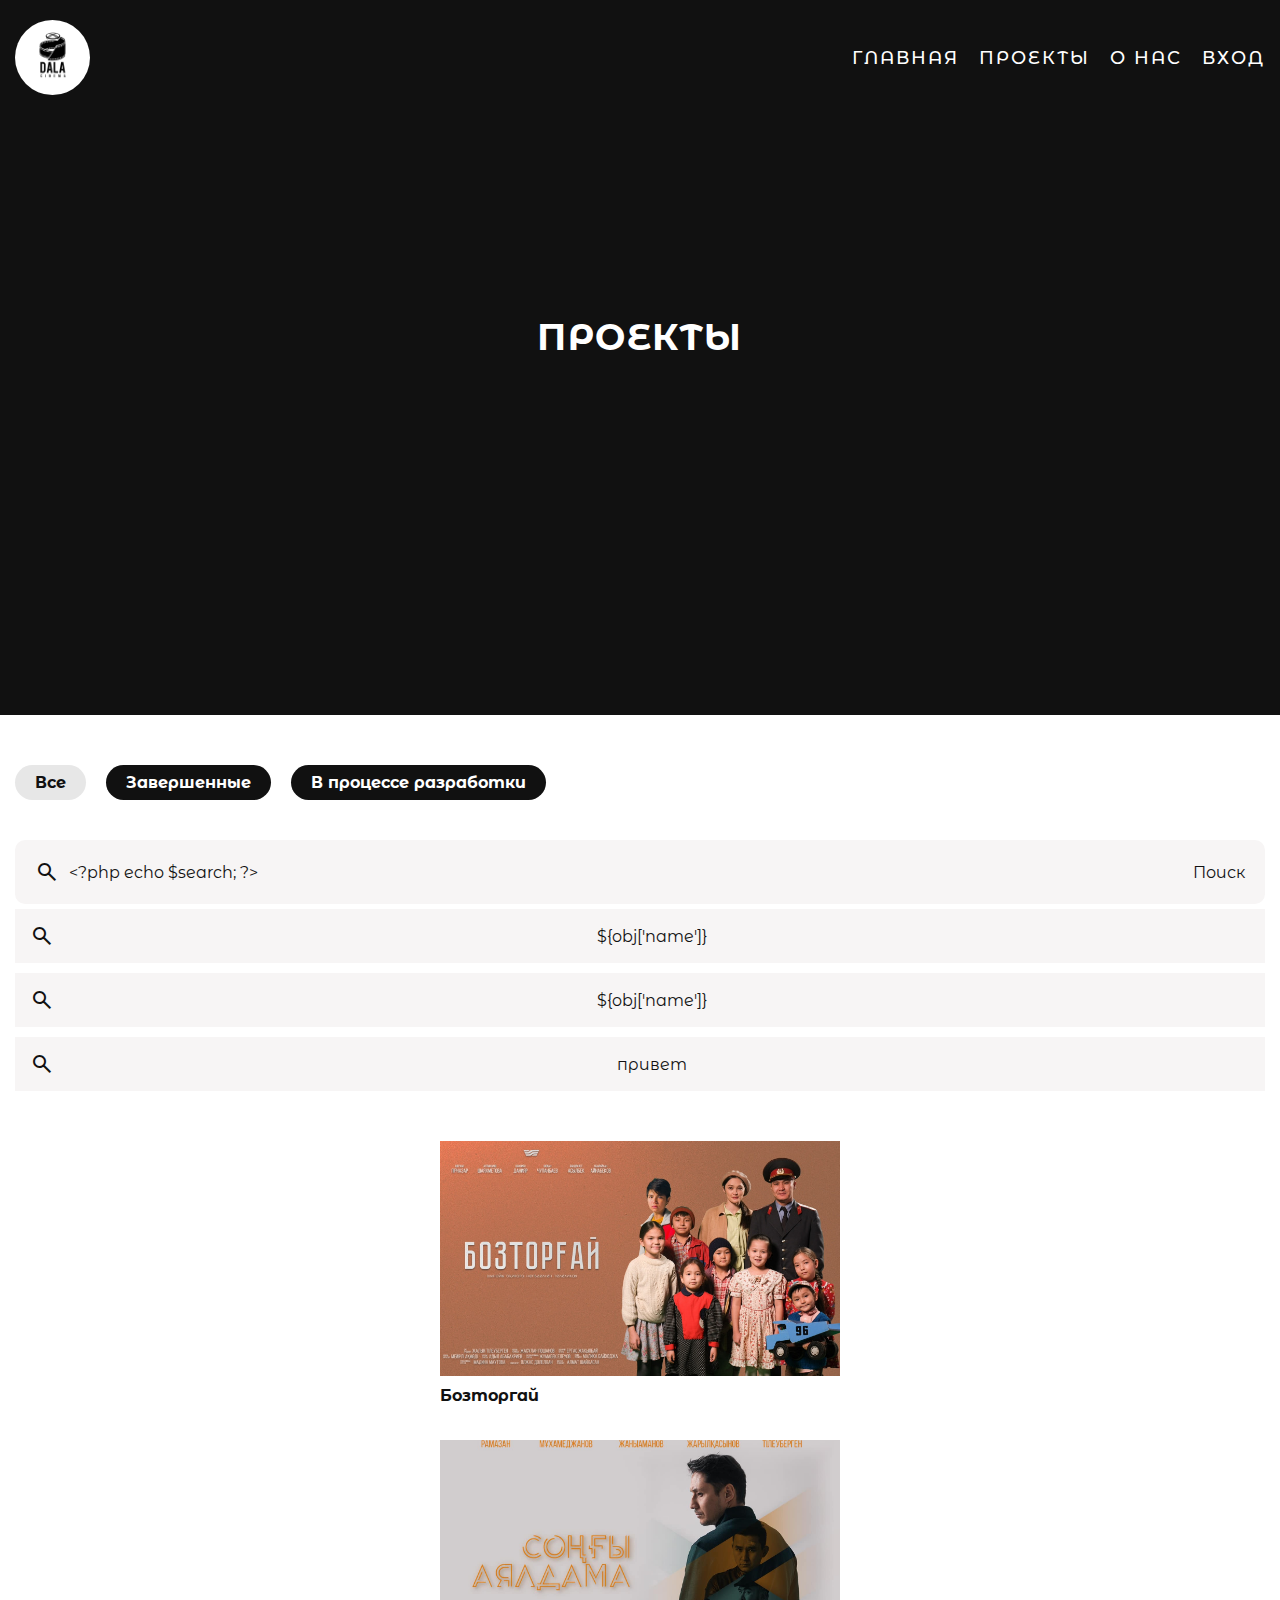
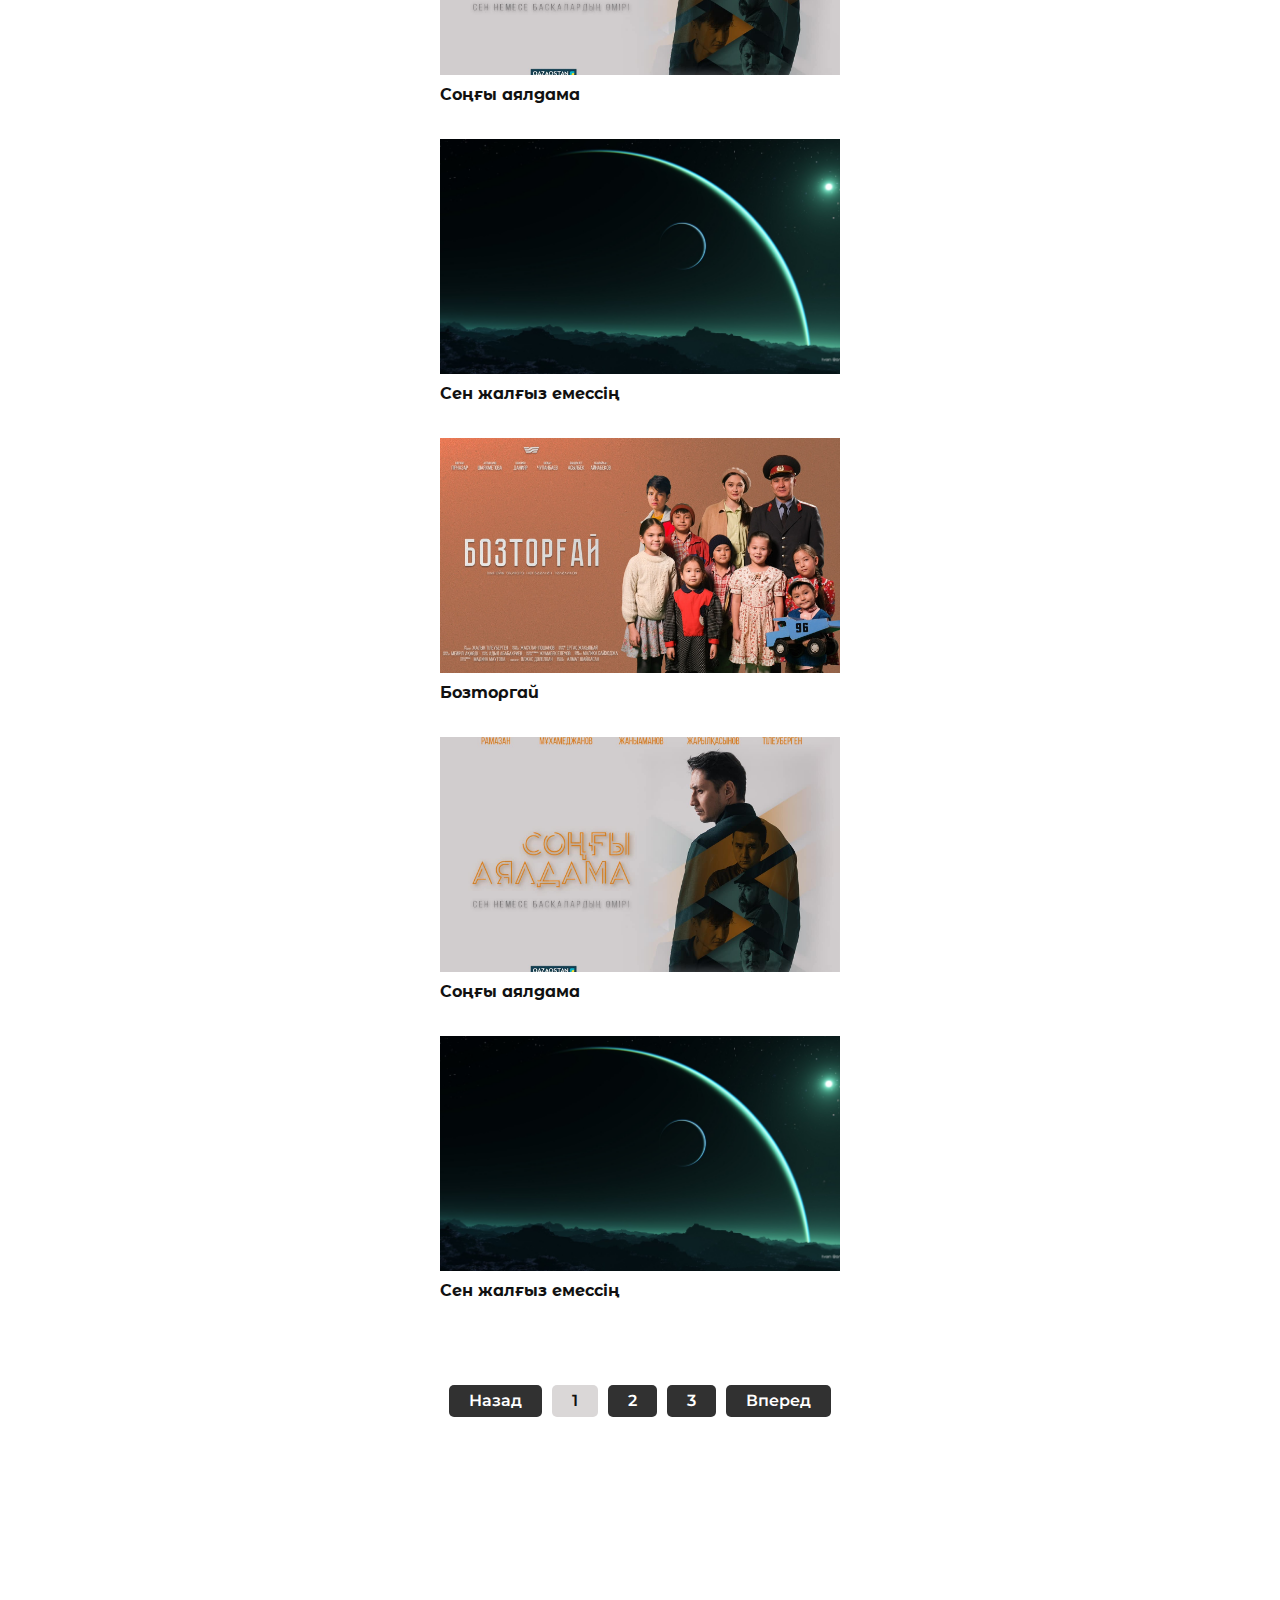
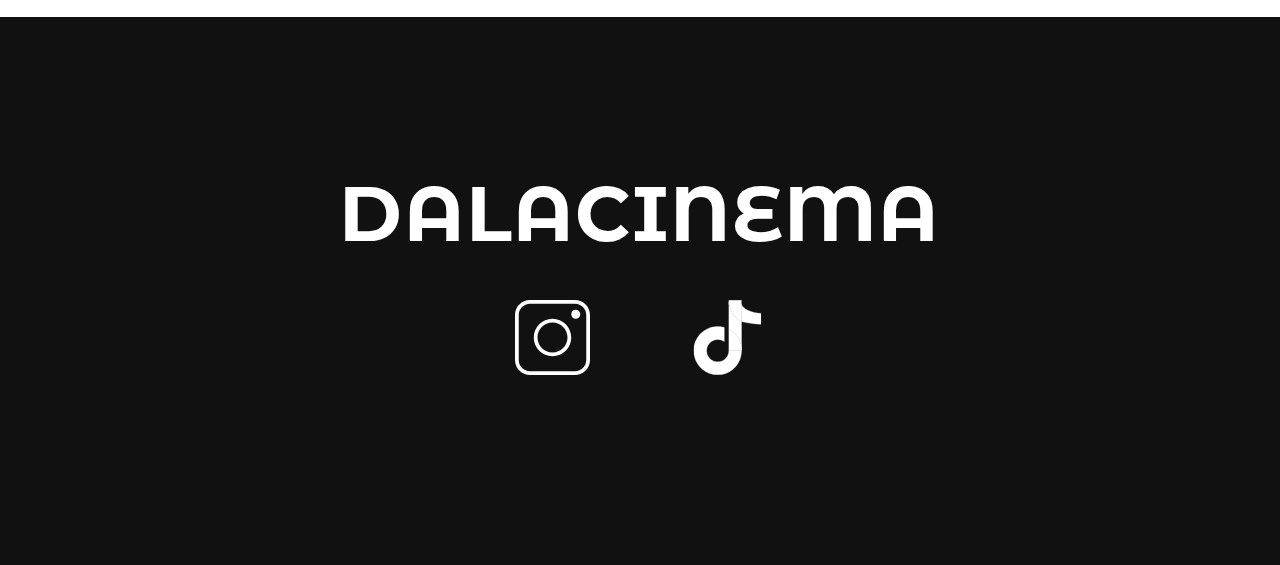
<file: page/list-project.html>
<!DOCTYPE html>
<html lang="en">
<head>
    <meta charset="UTF-8">
    <meta name="viewport" content="width=device-width, initial-scale=1.0">
    <link rel="stylesheet" href="../css/main.css">
    <link rel="stylesheet" href="https://fonts.googleapis.com/css2?family=Material+Symbols+Outlined:opsz,wght,FILL,GRAD@24,400,0,0" />
    <title>DalaCinema - Project</title>
</head>
<body>
    
    <header class="header">
        <nav class="nav">
            <div class="container">
                <div class="nav-row">
                    <a href="#" class="DALA_LOGO"><img src="../img/logo_1.JPG" alt="DalaCinema" style="width: 75; height: 75px;"></a>
                    <ul class="nav-list">
                        <li><a class="nav-list-link" href="/index.html">Главная</a></li>
                        <li><a class="nav-list-link" href="/page/list-project.html">Проекты</a></li>
                        <li><a class="nav-list-link" href="">О Нас</a></li>
                        <li><a class="nav-list-link" href="">Вход</a></li>
                    </ul>
                    <div class="burger-dala">
                        <div class="bar"></div>
                        <div class="bar"></div>
                        <div class="bar"></div>
                    </div>
                </div>
            </div>
        </nav>
   </header>

    <div class="intro">
        <div class="container">
            <div class="intro_inner_page">
                <p class="intro_title_page">Проекты</p>
            </div>
        </div>
    </div>

    <main>
        <div class="container">
            <div class="filter-project-p">
                <div class="filter-project">
                   <ul class="filter-ul">
                        <li><a href="" class="filter-li filter-li-active">Все</a></li>
                        <li><a href="" class="filter-li">Завершенные</a></li>
                        <li><a href="" class="filter-li">В процессе разработки</a></li>
                    </ul>
                </div>
                <div class="filter-search-block-project">
                    <div class="search-block-filter search-genre">
                        <span class="material-symbols-outlined">search</span>
                        <input id="search-inp" type="text" name="search" list="searchListProd"
                               placeholder="Введите название" value="<?php echo $search; ?>"
                               oninput="searchInputProd()">
                        <datalist id="searchListProd"></datalist>
                        <button type="button" onclick="clickSearch()">Поиск</button>
                    </div>
                    <div id="searchListProdDiv" class="search-list-result">
                        <div class="search-list-item">
                            <span class="material-symbols-outlined">search</span>
                            <a href="/project?id=${obj['id']}"><p>${obj['name']}</p></a><br>
                        </div>
                        <div class="search-list-item">
                            <span class="material-symbols-outlined">search</span>
                            <a href="/project?id=${obj['id']}"><p>${obj['name']}</p></a><br>
                        </div>
                        <div class="search-list-item">
                            <span class="material-symbols-outlined">search</span>
                            <a href="/project?id=${obj['id']}"><p>привет</p></a><br>
                        </div>
                    </div>
                </div>
            </div>
        </div>
        
        <section class="project-page">
            <div class="container">
                <div class="project-element">
                    <a href="" class="project-item">
                        <div class="project-images-item">
                            <img src="../img/project/посте.jpg" alt="" style="width: 400px; height: 235px;">
                        </div>
                        <div class="project-info-element">
                            <p class="info-title">Бозторгай</p>
                        </div>
                    </a>
                    <a href="" class="project-item" >
                        <div class="project-images-item">
                            <img src="../img/project/посте(1).jpg" alt="" style="width: 400px; height: 235px;">
                        </div>
                        <div class="project-info-element">
                            <p class="info-title">Соңғы аялдама</p>
                        </div>
                    </a>
                    <a href="" class="project-item" >
                        <div class="project-images-item">
                            <img src="../ivan-bondar-trees-oceangrtgrg.jpg" alt="" style="width: 400px; height: 235px;">
                        </div>
                        <div class="project-info-element">
                            <p class="info-title">Сен жалғыз емессің</p>
                        </div>
                    </a>
                    <a href="" class="project-item">
                        <div class="project-images-item">
                            <img src="../img/project/посте.jpg" alt="" style="width: 400px; height: 235px;">
                        </div>
                        <div class="project-info-element">
                            <p class="info-title">Бозторгай</p>
                        </div>
                    </a>
                    <a href="" class="project-item" >
                        <div class="project-images-item">
                            <img src="../img/project/посте(1).jpg" alt="" style="width: 400px; height: 235px;">
                        </div>
                        <div class="project-info-element">
                            <p class="info-title">Соңғы аялдама</p>
                        </div>
                    </a>
                    <a href="" class="project-item" >
                        <div class="project-images-item">
                            <img src="../ivan-bondar-trees-oceangrtgrg.jpg" alt="" style="width: 400px; height: 235px;">
                        </div>
                        <div class="project-info-element">
                            <p class="info-title">Сен жалғыз емессің</p>
                        </div>
                    </a>
                </div>
            </div>
        </section>
        
    
        <div class="container">
            <div class="pagination">
                <a href="" class="pagination-a">Назад</a>
                <a href="" class="pagination-a pagination-a-active">1</a>
                <a href="" class="pagination-a">2</a>
                <a href="" class="pagination-a">3</a>
                <a href="" class="pagination-a">Вперед</a>
            </div>    
        </div>    
    </main>

   
    <footer class="footer">
        <div class="container">
            <div class="DALA_FOOTER">DALA<span>CINEMA</span></div>
            <div class="social_footer">
                <a href="" class="social_a">
                    <img src="../img/icon/instagram.svg" alt="" style="width: 75px; height: 75px;" class="social_icon">
                </a>
                <a href="" class="social_a">
                    <img src="../img/icon/tiktok.svg" alt="" style="width: 75px; height: 75px;" class="social_icon">
                </a>
            </div>
        </div>
    </footer>
    <script>
        document.addEventListener('DOMContentLoaded', function () {
            const navEl = document.querySelector('.nav-list');
            const burger_menu = document.querySelector('.burger-dala')

            burger_menu.addEventListener('click', () => {
                navEl.classList.toggle('burger-active');
            });
        });
    </script>
    <script src="../js/app.js"></script>
</body>
</html>
</file>
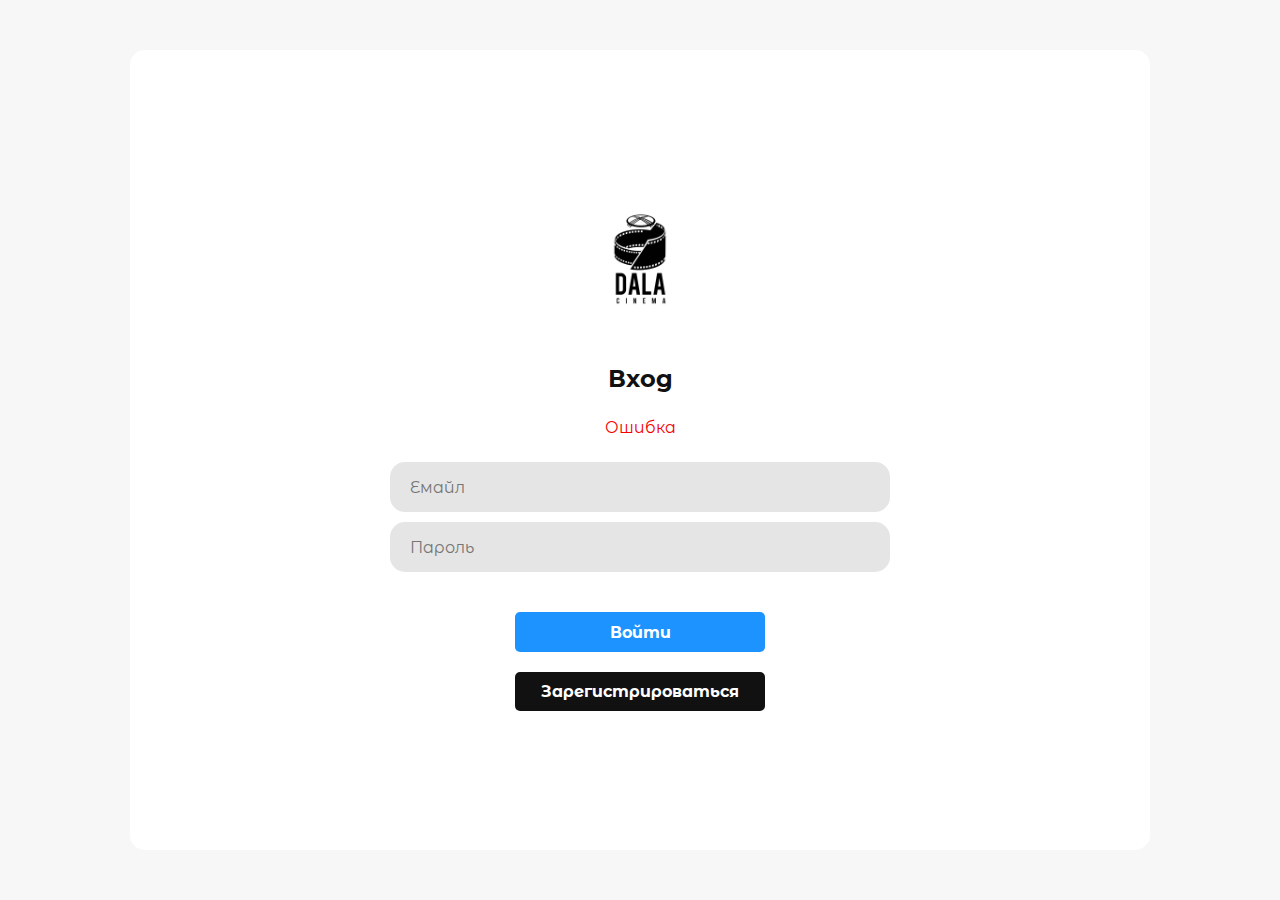
<file: page/login.html>
<?php
session_start();

// Проверяем, существует ли сессия
if(isset($_SESSION['user'])) {
    // Сессия существует, перенаправляем пользователя на другую страницу
    header("Location: /profile");
    exit; // Важно завершить выполнение скрипта после перенаправления
}

?>

<!DOCTYPE html>
<html lang="en">
<head>
    <meta charset="UTF-8">
    <meta name="viewport" content="width=device-width, initial-scale=1.0">
    <link rel="stylesheet" href="../css/main.css">
    <title>DalaCinema - Вход</title>
</head>
<body>

    <div class="container-log">
        <div class="container-registration">

            <div class="logo-reg-block">
                <img src="../img/logo_1.JPG" alt="" class="img-logo-reg">
            </div>
            
            <form action="/views/pages/src/action/login_handler.php" method="POST">
                <div class="login-title-top">
                    <h1 class="title-welcome">Вход</h1>
                </div>
    
                <div class="login-title-top">
                    <p class="err">Ошибка</p>
                </div>
    
                <div class="input-log">
                    <input type="email" class="input-field" id="email" placeholder="Емайл" name="email" required>
                </div>
        
                <div class="input-log">
                    <input type="password" class="input-field" placeholder="Пароль" id="password" name="password" required>
                </div>
                
                <div class="btn-box-reg">
                    <button type="submit" class="submit">Войти</button>
                    <a href="register.html" class="btn-a-reg">Зарегистрироваться</a>
                </div>
            </form>
    </div>


    <script>
        const inputs = document.querySelectorAll('.input-field');
    
        inputs.forEach(input => {
            input.addEventListener('input', () => {
                if (input.value !== '') {
                    input.style.color = 'black';
                } else {
                    input.style.color = '#8F8F8F'; // Исходный серый цвет
                }
            });
    
            input.addEventListener('blur', () => {
                if (input.value === '') {
                    input.style.color = '#8F8F8F'; // Возвращаем к исходному серому цвету
                }
            });
        });
    </script>

</body>
</html>
</file>
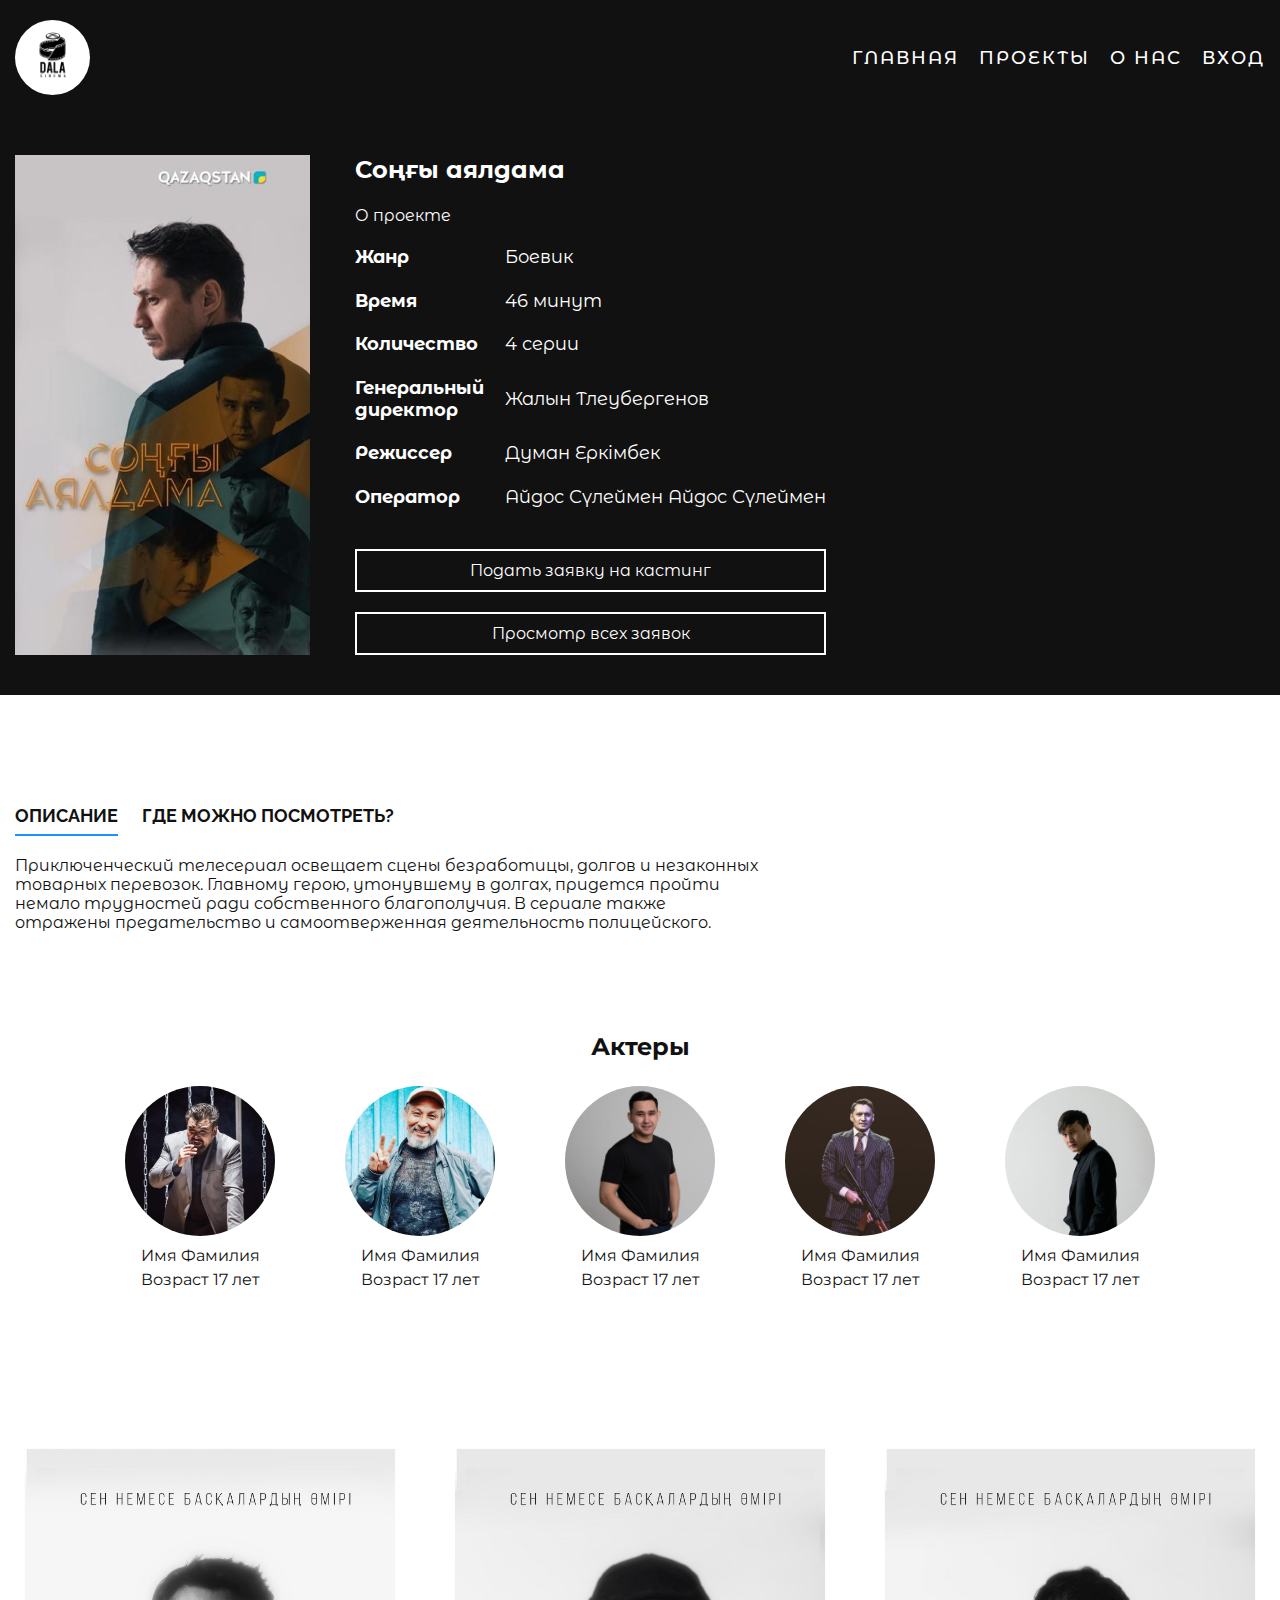
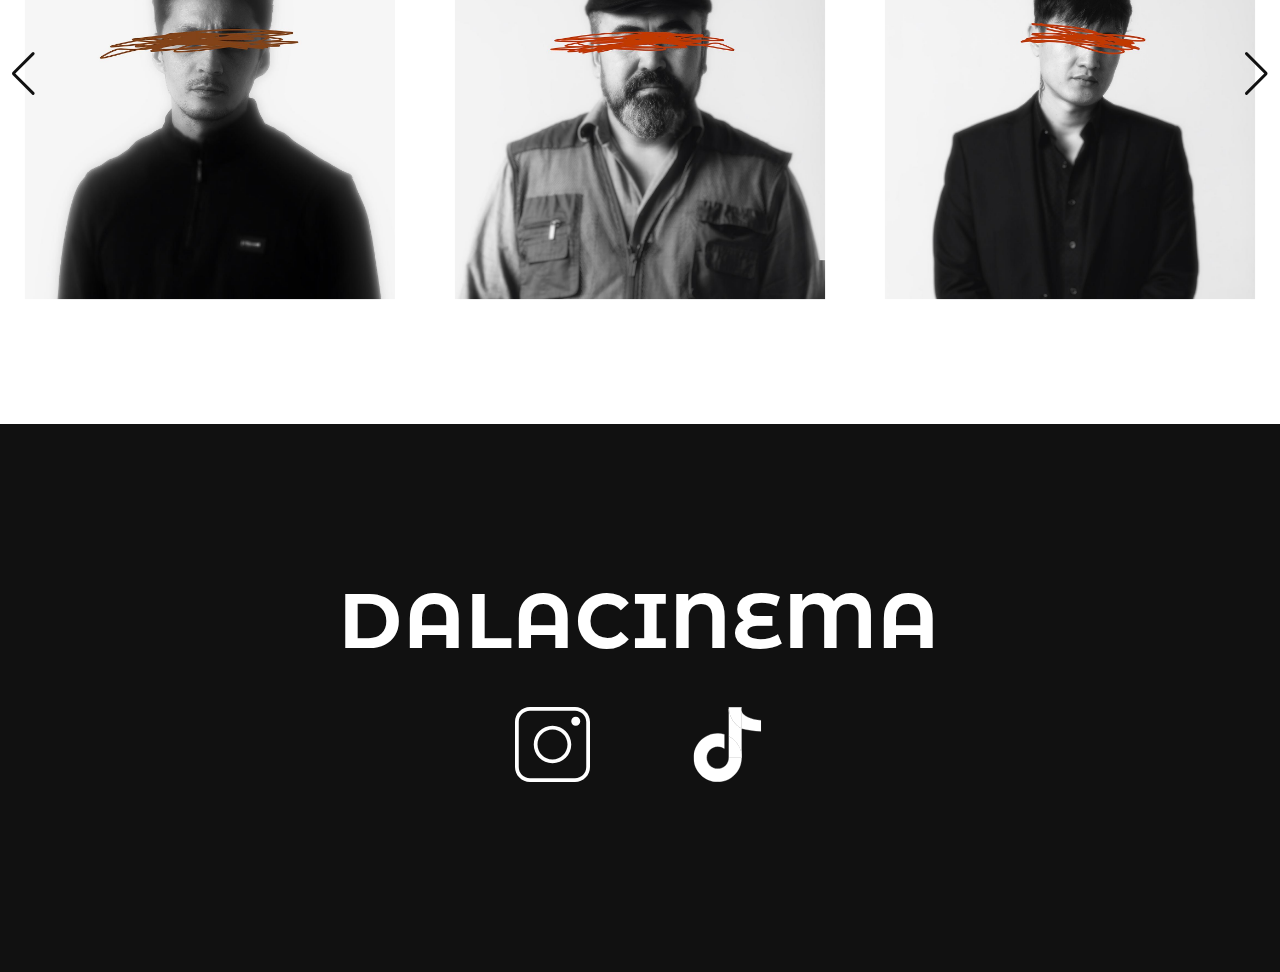
<file: page/page-project.html>
<!DOCTYPE html>
<html lang="en">
<head>
    <meta charset="UTF-8">
    <meta name="viewport" content="width=device-width, initial-scale=1.0">
    <link rel="stylesheet" href="../css/main.css">
    <link rel="stylesheet" href="https://cdn.jsdelivr.net/npm/swiper@11/swiper-bundle.min.css">
    <title>DalaCinema - "Название проекта"</title>
</head>
<body>

    <header class="header">
        <nav class="nav">
            <div class="container">
                <div class="nav-row">
                    <a href="#" class="DALA_LOGO"><img src="../img/logo_1.JPG" alt="DalaCinema" style="width: 75; height: 75px;"></a>
                    <ul class="nav-list">
                        <li><a class="nav-list-link" href="/index.html">Главная</a></li>
                        <li><a class="nav-list-link" href="/page/list-project.html">Проекты</a></li>
                        <li><a class="nav-list-link" href="">О Нас</a></li>
                        <li><a class="nav-list-link" href="">Вход</a></li>
                    </ul>
                    <div class="burger-dala">
                        <div class="bar"></div>
                        <div class="bar"></div>
                        <div class="bar"></div>
                    </div>
                </div>
            </div>
        </nav>
   </header>
    
   <section class="project-info">
        <div class="container">
            <div class="project-elements">
                <div class="project-poster-left-block">
                    <img src="../img/project/постер 2.png" class="film-poster" alt="" >
                </div>
                <div class="project-details-main">
                    <h1 class="project_name">Соңғы аялдама</h1>
                    <p class="project_subtitle">О проекте</p>
                    <div class="project-row-info">
                        <div class="project-row-title">Жанр </div>
                        <div class="project-row-subtitle">Боевик</div>
                    </div>
                    <div class="project-row-info">
                        <div class="project-row-title">Время </div>
                        <div class="project-row-subtitle">46 минут</div>
                    </div>
                    <div class="project-row-info">
                        <div class="project-row-title">Количество </div>
                        <div class="project-row-subtitle">4 серии</div>
                    </div>
                    <div class="project-row-info">
                        <div class="project-row-title">Генеральный директор</div>
                        <div class="project-row-subtitle">Жалын Тлеубергенов</div>
                    </div>
                    <div class="project-row-info">
                        <div class="project-row-title">Режиссер </div>
                        <div class="project-row-subtitle">Думан Еркімбек</div>
                    </div>
                    <div class="project-row-info">
                        <div class="project-row-title">Оператор </div>
                        <div class="project-row-subtitle">Айдос Сүлеймен Айдос Сүлеймен</div>
                    </div>
                    <div class="btn-block">
                        <a href="" class="btn41-43 btn-41">Подать заявку на кастинг</a>
                        <a class="btn41-43 btn-41">Просмотр всех заявок</a>
                    </div>
                </div>
            </div>
        </div>
   </section>
   
    
    <div class="project-block-material">
        <div class="container">
            <div class="tabs_nav">
                <button class="tabs-btn-project" type="button" data-tab="#tab_project_1">Описание</button>
                <button class="tabs-btn-project" type="button" data-tab="#tab_project_2">Где можно посмотреть?</button>
            </div>
            <div class="project-desc-mat" id="tab_project_1">
                <div class="project-description">
                    <p class="description">Приключенческий телесериал освещает сцены безработицы, долгов и незаконных товарных перевозок. Главному герою, утонувшему в долгах, 
                        придется пройти немало трудностей ради собственного благополучия. В сериале также отражены предательство и самоотверженная деятельность полицейского.</p>
                </div>
            </div>
            <div class="project-desc-mat" id="tab_project_2">
                <div class="video" id="video" data-src="https://www.youtube.com/embed/D5RnHKhZzoI?si=EKCutzj1gvaiBal6"></div>
            </div>
        </div>
    </div>

    <div class="actors-block">
        <div class="container">
            <h1 class="actors_title_block">Актеры</h1>
            <div class="actors-image-block">
                <div class="actors-item">
                    <div class="actors-view">
                        <div class="img-actors">
                            <img src="../img/actors/Edil Ramazan.jpg" alt="" class="act-img">
                        </div>
                        <div class="actors_info">
                            <p>Имя Фамилия</p>
                            <p>Возраст 17 лет</p>
                        </div>
                    </div>
                    <div class="actors-view">
                        <div class="img-actors">
                            <img src="../img/actors/Murat Zharylqasynov.jpg" alt="" class="act-img">
                        </div>
                        <div class="actors_info">
                            <p>Имя Фамилия</p>
                            <p>Возраст 17 лет</p>
                        </div>
                    </div>
                    <div class="actors-view">
                        <div class="img-actors">
                            <img src="../img/actors/Nursultan Mukhamedzhanov.jpg" alt="" class="act-img">
                        </div>
                        <div class="actors_info">
                            <p>Имя Фамилия</p>
                            <p>Возраст 17 лет</p>
                        </div>
                    </div>
                    <div class="actors-view">
                        <div class="img-actors">
                            <img src="../img/actors/Rustem Zhanyamanov.jpg" alt="" class="act-img">
                        </div>
                        <div class="actors_info">
                            <p>Имя Фамилия</p>
                            <p>Возраст 17 лет</p>
                        </div>
                    </div>
                    <div class="actors-view">
                        <div class="img-actors">
                            <img src="../img/actors/Zhalyn Tleubergen.jpg" alt="" class="act-img">
                        </div>
                        <div class="actors_info">
                            <p>Имя Фамилия</p>
                            <p>Возраст 17 лет</p>
                        </div>
                    </div>
                </div>
            </div>
        </div>
    </div>

    <div class="frame-project-block">
        <div class="container frame-swiper swiper">
            <div class="frame-item swiper-wrapper">
                <a data-fslightbox="first-lightbox" href="../img/img_serial/2024-03-19 07.34.06.jpg" class="project-images swiper-slide">
                    <img src="../img/img_serial/2024-03-19 07.34.06.jpg" alt="" class="gallery-project">
                </a>
                <a data-fslightbox="first-lightbox" href="../img/img_serial/2024-03-19 07.34.10.jpg" class="project-images swiper-slide">
                    <img src="../img/img_serial/2024-03-19 07.34.10.jpg" alt="" class="gallery-project">
                </a>
                <a data-fslightbox="first-lightbox" href="../img/img_serial/2024-03-19 07.34.13.jpg" class="project-images swiper-slide">
                    <img src="../img/img_serial/2024-03-19 07.34.13.jpg" alt="" class="gallery-project">
                </a>
                <a data-fslightbox="first-lightbox" href="../img/img_serial/2024-03-19 07.34.13.jpg" class="project-images swiper-slide">
                    <img src="../img/img_serial/2024-03-19 07.34.13.jpg" alt="" class="gallery-project">
                </a>
                <a data-fslightbox="first-lightbox" href="../img/img_serial/2024-03-19 07.34.13.jpg" class="project-images swiper-slide">
                    <img src="../img/img_serial/2024-03-19 07.34.13.jpg" alt="" class="gallery-project">
                </a>
                <a data-fslightbox="first-lightbox" href="../img/img_serial/1610091711kb23e-740x.jpg" class="project-images swiper-slide">
                    <img src="../img/img_serial/1610091711kb23e-740x.jpg" alt="" class="gallery-project">
                </a>
            </div>
            <div class="swiper-button-prev"></div>
            <div class="swiper-button-next"></div>
        </div>
    </div>

    <footer class="footer">
        <div class="container">
            <div class="DALA_FOOTER">DALA<span>CINEMA</span></div>
            <div class="social_footer">
                <a href="" class="social_a">
                    <img src="../img/icon/instagram.svg" alt="" style="width: 75px; height: 75px;" class="social_icon">
                </a>
                <a href="" class="social_a">
                    <img src="../img/icon/tiktok.svg" alt="" style="width: 75px; height: 75px;" class="social_icon">
                </a>
            </div>
        </div>
    </footer>
    
    <script src="https://cdn.jsdelivr.net/npm/swiper@11/swiper-bundle.min.js"></script>
    <script src="../js/app.js"></script>
    <script src="../js/fslightbox.js"></script>
        <script>
            window.addEventListener('DOMContentLoaded', function() {
                var videos = document.querySelectorAll('.video');

                videos.forEach(function(video) {
                    video.addEventListener("click", function() {
                        if(video.classList.contains('ready')){
                            return;
                        }

                        video.classList.add('ready');

                        var src = video.dataset.src;
                        video.insertAdjacentHTML('afterbegin', '<iframe src="'+ src +'" title="YouTube video player" frameborder="0" allow="accelerometer; autoplay; clipboard-write; encrypted-media; gyroscope; picture-in-picture; web-share" referrerpolicy="strict-origin-when-cross-origin" allowfullscreen></iframe>');
                    }); 
                });
            });
        </script>
        <script>
            document.addEventListener('DOMContentLoaded', function () {
                var swiper_project = new Swiper('.frame-swiper', {
                    direction: 'horizontal',
                    slidesPerView: getSlidesPerView(), 
                    spaceBetween: 10,
                    loop: true,
                    navigation: {
                        nextEl: '.swiper-button-next',
                        prevEl: '.swiper-button-prev',
                    },
                    centeredSlides: true, 
                    initialSlide: 1,
                });
        
                function getSlidesPerView() {
                    var screenWidth = window.innerWidth;
                    
                    if (screenWidth <= 879) {
                        return 1; 
                    } else {
                        return 3; 
                    }
                }
        
                window.addEventListener('resize', function () {
                    swiper_project.params.slidesPerView = getSlidesPerView();
                    swiper_project.update();
                });
            });
        </script>
         <script>
            document.addEventListener('DOMContentLoaded', function () {
                const navEl = document.querySelector('.nav-list');
                const burger_menu = document.querySelector('.burger-dala')
    
                burger_menu.addEventListener('click', () => {
                    navEl.classList.toggle('burger-active');
                });
            });
        </script>
</body>
</html>
</file>
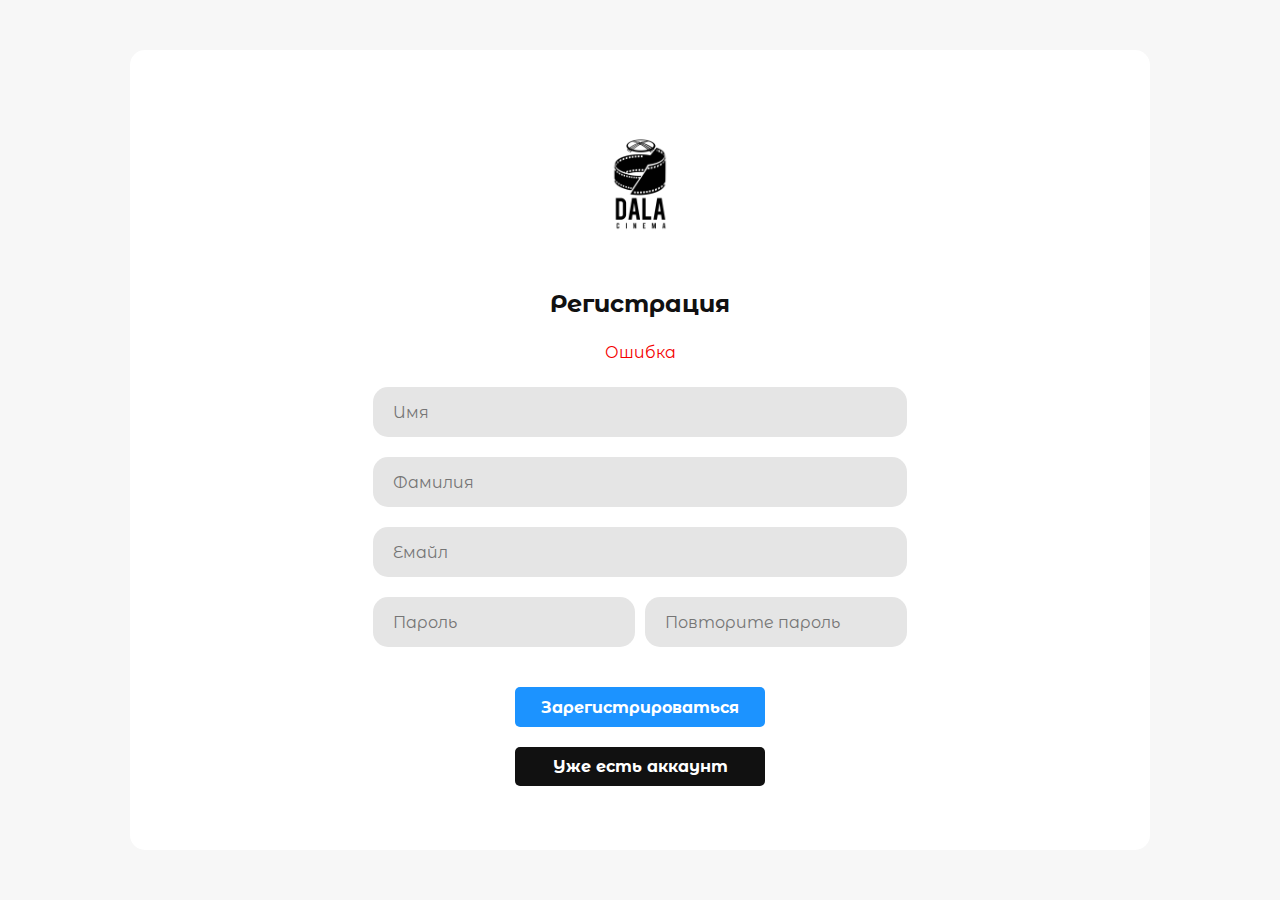
<file: page/register.html>
<?php
session_start();

// Проверяем, существует ли сессия
if(isset($_SESSION['user'])) {
    // Сессия существует, перенаправляем пользователя на другую страницу
    header("Location: /profile");
    exit; // Важно завершить выполнение скрипта после перенаправления
}

?>

<!DOCTYPE html>
<html lang="en">
<head>
    <meta charset="UTF-8">
    <meta name="viewport" content="width=device-width, initial-scale=1.0">
    <link rel="stylesheet" href="../css/main.css">
    <title>DalaCinema - Регистрация</title>
</head>
<body>

    <div class="container-log">
            <div class="container-registration">
                <div class="logo-reg-block">
                    <img src="../img/logo_1.JPG" alt="" class="img-logo-reg">
                </div>
            <form action="/views/pages/src/action/register_handler.php" method="POST">
                <div class="login-title-top">
                    <h1 class="title-welcome">Регистрация</h1>
                </div>

                <div class="login-title-top">
                    <p class="err">Ошибка</p>
                </div>
                <!---Имя---->
                <div class="input-log-reg">
                    <input type="text" class="input-field" placeholder="Имя" id="name" name="name" required>
                </div>
                <!---Фамилия---->
                <div class="input-log-reg">
                    <input type="text" class="input-field" placeholder="Фамилия" id="surname" name="surname" required>
                </div>
        
                <div class="input-log-reg">
                    <input type="email" class="input-field" id="email" name="email" pattern="[a-zA-Z0-9._%+-]+@[a-zA-Z0-9.-]+\.[a-zA-Z]{2,}" placeholder="Емайл" required>   
                </div>
        
                <div class="form-input-two-reg">
                    <div class="input-box-left">
                        <input type="password" class="input-field" id="password" name="password" pattern=".{8,32}" placeholder="Пароль" required> 
                    </div>
                    <div class="input-box-right">
                        <input type="password" class="input-field" id="confirm_password" placeholder="Повторите пароль" name="confirm_password" required>   
                    </div>
                </div>
                
                <div class="btn-box-reg">
                    <button type="submit" class="submit">Зарегистрироваться</button>
                    <a href="../page/login.html" class="btn-a-reg">Уже есть аккаунт</a>
                </div>
            </form>
        </div>
    </div>


    

    <script>
        const inputs = document.querySelectorAll('.input-field');
    
        inputs.forEach(input => {
            input.addEventListener('input', () => {
                if (input.value !== '') {
                    input.style.color = 'black';
                } else {
                    input.style.color = '#8F8F8F'; // Исходный серый цвет
                }
            });
    
            input.addEventListener('blur', () => {
                if (input.value === '') {
                    input.style.color = '#8F8F8F'; // Возвращаем к исходному серому цвету
                }
            });
        });
    </script>

</body>
</html>
</file>
<file: css/main.css>
@charset "UTF-8";
/* Reset and base styles  */
@import url("https://fonts.googleapis.com/css2?family=Montserrat+Alternates:ital,wght@0,100;0,200;0,300;0,400;0,500;0,600;0,700;0,800;0,900;1,100;1,200;1,300;1,400;1,500;1,600;1,700;1,800;1,900&display=swap");
@import url("https://fonts.googleapis.com/css2?family=Raleway:ital,wght@0,100..900;1,100..900&display=swap");
@import url("https://fonts.googleapis.com/css2?family=Montserrat:ital,wght@0,100..900;1,100..900&display=swap");
* {
  padding: 0px;
  margin: 0px;
  border: none;
}

*,
*::before,
*::after {
  -webkit-box-sizing: border-box;
          box-sizing: border-box;
}

/* Links */
a, a:link, a:visited {
  text-decoration: none;
}

a:hover {
  text-decoration: none;
}

/* Common */
aside, nav, footer, header, section, main {
  display: block;
}

h1, h2, h3, h4, h5, h6, p {
  font-size: inherit;
  font-weight: inherit;
}

ul, ul li {
  list-style: none;
}

img {
  vertical-align: top;
}

img, svg {
  display: block;
  max-width: 100%;
}

address {
  font-style: normal;
}

/* Form */
input, textarea, button, select {
  font-family: inherit;
  font-size: inherit;
  color: inherit;
  background-color: transparent;
}

input::-ms-clear {
  display: none;
}

button, input[type=submit] {
  display: inline-block;
  -webkit-box-shadow: none;
          box-shadow: none;
  background-color: transparent;
  background: none;
  cursor: pointer;
}

input:focus, input:active,
button:focus, button:active {
  outline: none;
}

button::-moz-focus-inner {
  padding: 0;
  border: 0;
}

label {
  cursor: pointer;
}

legend {
  display: block;
}

body {
  font-family: "Montserrat Alternates", sans-serif;
  background-color: #FFFFFF;
  color: #FFFFFF;
  font-size: 16px;
}

.container {
  margin-left: auto;
  margin-right: auto;
  padding: 0 15px;
  max-width: 1290px;
}

.container-wide {
  max-width: 1920px;
  margin-inline: 0;
}

a {
  color: #FFFFFF;
}

.swiper-button-prev, .swiper-button-next {
  color: #111111 !important;
}

.project-home-page {
  padding: 10px 0;
}

.project-home-item {
  display: -webkit-box;
  display: -ms-flexbox;
  display: flex;
  -webkit-box-pack: center;
      -ms-flex-pack: center;
          justify-content: center;
  -webkit-column-gap: 20px;
     -moz-column-gap: 20px;
          column-gap: 20px;
  overflow: hidden;
}

.project-a-home img {
  width: 100%;
  height: 100%;
  -o-object-fit: cover;
     object-fit: cover;
  border-radius: 10px;
  -ms-flex-negative: 0;
      flex-shrink: 0;
}

.swiper-slide {
  height: auto !important;
}

.gallery {
  margin-top: 100px;
  margin-bottom: 200px;
}

.tabs_nav {
  margin: 20px 0;
}

.tabs-btn {
  font-family: "Raleway", sans-serif;
  font-size: 18px;
  font-weight: 700;
  text-transform: uppercase;
  color: #111111;
  padding: 10px 0;
  position: relative;
}

.tabs-btn:first-child {
  margin-right: 20px;
}

.tabs-btn.active-tabs::after {
  content: "";
  display: block;
  width: 100%;
  height: 2px;
  background-color: #1C93FF; /* Замените на цвет вашего акцента */
  position: absolute;
  bottom: 0;
  left: 0;
}

.gallery-tabs-cadr {
  display: none;
}

.gallery-tabs-cadr.active-tabs {
  display: -webkit-box;
  display: -ms-flexbox;
  display: flex;
  -ms-flex-wrap: wrap;
      flex-wrap: wrap;
  -webkit-box-pack: justify;
      -ms-flex-pack: justify;
          justify-content: space-between;
  margin-top: 20px;
}

.gallery-cadr-content {
  -webkit-box-flex: 0;
      -ms-flex: 0 0 calc(25% - 20px);
          flex: 0 0 calc(25% - 20px);
  margin: 10px 0;
}

.gallery-cadr-img {
  width: 100%;
  height: 100%;
  -o-object-fit: cover;
     object-fit: cover;
  -o-object-position: top;
     object-position: top;
  border-radius: 10px;
}

.gallery-cadr-img:hover {
  -webkit-transform: scale(1.1);
          transform: scale(1.1);
}

/*ADAPTIV*/
.gallery-ph {
  margin: 100px 0;
  display: none;
}

.footer {
  color: #FFFFFF;
  min-height: 500px;
  background-color: #111111;
  padding: 150px 0;
}

.DALA_FOOTER {
  text-align: center;
  font-size: 76px;
  font-weight: 700;
  letter-spacing: 1.1px;
}

.social_footer {
  display: -webkit-box;
  display: -ms-flexbox;
  display: flex;
  -webkit-box-pack: center;
      -ms-flex-pack: center;
          justify-content: center;
  -webkit-box-align: center;
      -ms-flex-align: center;
          align-items: center;
}

.social_a {
  margin: 40px 50px;
}

.social_icon {
  display: block;
  -webkit-transition: 0.3s ease;
  transition: 0.3s ease;
}

.news-home-page {
  padding: 110px 0;
}

.news-home-title {
  font-family: "Raleway", sans-serif;
  font-size: 32px;
  font-weight: 700;
  color: #111111;
  text-transform: uppercase;
  letter-spacing: 1.2px;
  padding: 20px 0;
}

.news-home-item {
  display: -webkit-box;
  display: -ms-flexbox;
  display: flex;
  -ms-flex-wrap: wrap;
      flex-wrap: wrap;
  -webkit-box-pack: justify;
      -ms-flex-pack: justify;
          justify-content: space-between;
  row-gap: 20px;
}

.news-item {
  position: relative;
  overflow: hidden;
}

.news-images {
  display: block;
  -o-object-fit: cover;
     object-fit: cover;
}

.news-content {
  display: -webkit-box;
  display: -ms-flexbox;
  display: flex;
  -webkit-box-orient: vertical;
  -webkit-box-direction: normal;
      -ms-flex-direction: column;
          flex-direction: column;
  -webkit-box-pack: center;
      -ms-flex-pack: center;
          justify-content: center;
  -webkit-box-align: center;
      -ms-flex-align: center;
          align-items: center; /* Добавлено для выравнивания текста по центру */
  width: 100%;
  height: 100%;
  top: 0;
  left: 0;
  opacity: 0;
  position: absolute;
  background-color: rgba(28, 147, 255, 0.75);
  z-index: 2;
}

.news-item:hover .news-content {
  opacity: 1;
}

.news-home-info {
  margin-left: 10px;
  max-width: 600px;
}
.news-home-info p {
  padding: 10px 0;
}

.news-title {
  font-size: 24px;
  font-weight: 700;
}

.news-subtitle {
  max-width: 500px;
}

.btn-inner-news {
  text-align: center;
  margin-top: 50px;
}

.header {
  background-color: #111111;
}

.nav {
  padding: 20px 0;
}

.nav-row {
  display: -webkit-box;
  display: -ms-flexbox;
  display: flex;
  -webkit-box-align: center;
      -ms-flex-align: center;
          align-items: center;
  -webkit-box-pack: justify;
      -ms-flex-pack: justify;
          justify-content: space-between;
  -webkit-column-gap: 30px;
     -moz-column-gap: 30px;
          column-gap: 30px;
  row-gap: 30px;
}

.nav-list {
  display: -webkit-box;
  display: -ms-flexbox;
  display: flex;
  -webkit-box-align: center;
      -ms-flex-align: center;
          align-items: center;
  gap: 20px;
}

.nav-list-link {
  font-size: 18px;
  font-weight: 500;
  letter-spacing: 2px;
  text-transform: uppercase;
  -webkit-transition: all 0.3s ease;
  transition: all 0.3s ease;
  position: relative;
  color: #FFFFFF;
}

.nav-list-link:hover {
  color: #1C93FF;
  font-size: 1.1em;
}

.nav-list-link.nav-link-active::after {
  content: "";
  display: block;
  width: 100%;
  height: 2px;
  background-color: #FFFFFF;
  position: absolute;
  bottom: -5px;
  left: 0;
}

.DALA_LOGO img {
  border-radius: 50%;
}

.burger-dala {
  display: none;
  cursor: pointer;
}

.burger-active {
  display: -webkit-box !important;
  display: -ms-flexbox !important;
  display: flex !important;
}

.bar {
  height: 3px;
  width: 30px;
  background-color: #FFFFFF;
  margin: 5px 0;
}

.header-admin-menu {
  padding: 50px 0;
  background-color: #111111;
}

.nav-list-menu-admin {
  display: -webkit-box;
  display: -ms-flexbox;
  display: flex;
  -webkit-box-pack: justify;
      -ms-flex-pack: justify;
          justify-content: space-between;
  -webkit-box-align: center;
      -ms-flex-align: center;
          align-items: center;
}

.intro {
  padding-top: 100px;
  background-color: #111111;
  min-height: 600px;
  font-family: "Montserrat Alternates", sans-serif;
  letter-spacing: 1.5px;
}

.title_block {
  font-family: "Raleway", sans-serif;
  font-size: 32px;
  font-weight: 700;
  color: #111111;
  text-transform: uppercase;
  letter-spacing: 1.2px;
}

.intro_inner {
  margin: 0 auto;
  text-align: center;
  -webkit-box-align: center;
      -ms-flex-align: center;
          align-items: center;
}

.intro_title {
  font-size: 32px;
  font-weight: 700;
  text-transform: uppercase;
  padding: 10px 0;
}

.int_btn {
  margin: 30px 0;
}

/*Filter*/
.filter-project {
  margin: 40px 0;
}

.filter-search-block {
  display: -webkit-box;
  display: -ms-flexbox;
  display: flex;
  -webkit-box-pack: center;
      -ms-flex-pack: center;
          justify-content: center;
  margin-bottom: 50px;
}

.filter-search-block-project {
  margin-bottom: 15px;
}

.search-block-filter {
  display: -webkit-box;
  display: -ms-flexbox;
  display: flex;
  -webkit-box-align: center;
      -ms-flex-align: center;
          align-items: center;
  padding: 20px;
  color: #111111;
  background-color: #f7f5f5;
  border-radius: 10px;
}
.search-block-filter input {
  margin-left: 10px;
  width: 100%;
}

.search-block-filter.search-genre {
  display: -webkit-box;
  display: -ms-flexbox;
  display: flex;
  -webkit-box-pack: justify;
      -ms-flex-pack: justify;
          justify-content: space-between;
}

.filter-personal-inner {
  display: -webkit-box;
  display: -ms-flexbox;
  display: flex;
  -webkit-box-pack: justify;
      -ms-flex-pack: justify;
          justify-content: space-between;
}

.filter-block {
  display: -webkit-box;
  display: -ms-flexbox;
  display: flex;
  -webkit-box-pack: justify;
      -ms-flex-pack: justify;
          justify-content: space-between;
  -webkit-box-align: center;
      -ms-flex-align: center;
          align-items: center;
}

.filter-select select {
  margin: 10px 0;
  border: 1px solid #FFFFFF;
  border-radius: 3px;
  height: 40px;
  width: 160px;
  padding: 5px 10px;
  background-color: #FFFFFF;
  color: #111111;
}

.filter-button {
  margin: 10px;
  display: -webkit-box;
  display: -ms-flexbox;
  display: flex;
  -webkit-box-pack: center;
      -ms-flex-pack: center;
          justify-content: center;
}

.pagination {
  display: -webkit-box;
  display: -ms-flexbox;
  display: flex;
  -webkit-box-pack: center;
      -ms-flex-pack: center;
          justify-content: center;
  gap: 10px;
  margin-top: 50px;
  margin-bottom: 200px;
  font-family: "Montserrat", sans-serif;
}
.pagination .pagination-a {
  display: -webkit-box;
  display: -ms-flexbox;
  display: flex;
  -webkit-box-pack: center;
      -ms-flex-pack: center;
          justify-content: center;
  -webkit-box-align: center;
      -ms-flex-align: center;
          align-items: center;
  border-radius: 5px;
  font-size: 16px;
  font-weight: 600;
  color: #FFFFFF;
  background-color: #313131;
  height: 32px;
  line-height: 28px;
  min-height: 32px;
  padding: 5px 20px;
}

.pagination-a-active {
  background-color: #dad7d7 !important;
  color: #111111 !important;
}

.pop_up {
  display: none;
  width: 100%;
  height: 100%;
  position: fixed;
  left: 0;
  top: 0;
  background-color: rgba(0, 0, 0, 0.8);
  z-index: 2;
}

.pop_up.active {
  display: block;
}

.pop_up_container {
  display: -webkit-box;
  display: -ms-flexbox;
  display: flex;
  width: 100%;
  height: 100%;
}

.pop_up_body {
  font-family: "Montserrat", sans-serif;
  margin: auto;
  width: 700px;
  background-color: #111111;
  border-radius: 10px;
  text-align: center;
  padding: 70px 20px 70px 20px;
  position: relative;
  overflow-y: auto;
  max-height: 80vh;
}

.pop-admin-form {
  display: -webkit-box;
  display: -ms-flexbox;
  display: flex;
  -webkit-box-orient: vertical;
  -webkit-box-direction: normal;
      -ms-flex-direction: column;
          flex-direction: column;
  -webkit-box-align: center;
      -ms-flex-align: center;
          align-items: center;
  gap: 15px;
}

.pop-role-section {
  margin-bottom: 20px;
}

.pop-role-section {
  display: -webkit-box;
  display: -ms-flexbox;
  display: flex;
  -webkit-box-align: center;
      -ms-flex-align: center;
          align-items: center;
}
.pop-role-section label {
  font-size: 18px;
  font-weight: 500;
  margin-right: 15px;
}
.pop-role-section select {
  margin: 10px 0;
  border: 1px solid #FFFFFF;
  border-radius: 3px;
  height: 35px;
  width: 160px;
  padding: 5px 10px;
  background-color: #FFFFFF;
  color: #111111;
}

.pop-section-input-add {
  margin: 10px 0;
  width: 50%;
}
.pop-section-input-add .pop-title-add-element {
  margin: 10px 0;
  font-size: 18px;
  font-weight: 500;
}
.pop-section-input-add input {
  width: 100%;
  border: 1px solid #91a198;
  border-radius: 3px;
  outline: none !important;
  padding: 10px 10px;
}

.pop-section-add-image {
  margin: 20px 0;
}
.pop-section-add-image input[type=file] {
  display: none;
}
.pop-section-add-image .input-label {
  position: relative;
  border: 2px dashed #FFFFFF;
  border-radius: 3px;
  padding: 10px 50px;
  display: -webkit-box;
  display: -ms-flexbox;
  display: flex;
  -webkit-box-align: center;
      -ms-flex-align: center;
          align-items: center;
}

.pop-section-image .image-output-popup {
  width: 200px;
  height: 200px;
  position: relative;
}
.pop-section-image .img-popup {
  width: 100%;
  height: 100%;
  -o-object-fit: cover;
     object-fit: cover;
  -o-object-position: center;
     object-position: center;
}
.pop-section-image .delete-icon {
  position: absolute;
  top: 5px;
  right: 5px;
  color: #000000;
  background-color: white; /* Белый фон */
  font-size: 32px; /* размер иконки удаления */
  font-weight: 500;
  border-radius: 25%; /* Для круглой кнопки */
  cursor: pointer; /* изменение формы курсора при наведении */
}

.btn-inner {
  display: -webkit-box;
  display: -ms-flexbox;
  display: flex;
  -webkit-box-orient: vertical;
  -webkit-box-direction: normal;
      -ms-flex-direction: column;
          flex-direction: column;
  gap: 15px;
}

.pop_up-images {
  display: block;
  max-width: 100%;
  height: auto;
}

.pop-section-add-image {
  margin: 10px 10px;
}

.table-pop-up-add {
  display: table;
  width: 100%;
  border-collapse: separate;
  border-spacing: 0 10px;
}

.table-pop-up-add tr {
  background-color: #282828;
}

.table-pop-up-add tr, .table-pop-up-add th, .table-pop-up-add td {
  padding: 10px 20px;
  white-space: nowrap;
  text-align: center;
}

.images-td-preview {
  width: 100px;
  height: 100px;
  border-radius: 50%;
  overflow: hidden;
}

.table-pop-up-images {
  width: 100%;
  height: 100%;
  -o-object-fit: cover;
     object-fit: cover;
  -o-object-position: center;
     object-position: center;
}

.add-project {
  padding: 100px;
}

.genre {
  padding: 50px 0;
}

.add-project-inner {
  display: -webkit-box;
  display: -ms-flexbox;
  display: flex;
  -webkit-box-pack: center;
      -ms-flex-pack: center;
          justify-content: center;
  -webkit-box-align: center;
      -ms-flex-align: center;
          align-items: center;
  text-align: center;
}

.project-section-info-project {
  margin: 20px 0;
}
.project-section-info-project input {
  width: 100%;
  border: 1px solid #91a198;
  border-radius: 3px;
  outline: none !important;
  padding: 10px 10px;
}
.project-section-info-project textarea {
  width: 100%;
  height: 100px;
  border: 1px solid #91a198;
  border-radius: 3px;
  outline: none !important;
  padding: 10px 10px;
  resize: none;
}

.title-add-element {
  margin: 10px 0;
  font-size: 20px;
  font-weight: 700;
  letter-spacing: 1.4px;
}

.project-section-add-image {
  margin: 20px 0;
}
.project-section-add-image input[type=file] {
  display: none;
}
.project-section-add-image .input-label {
  position: relative;
  border: 2px dashed #FFFFFF;
  border-radius: 3px;
  padding: 10px 50px;
  display: -webkit-box;
  display: -ms-flexbox;
  display: flex;
  -webkit-box-align: center;
      -ms-flex-align: center;
          align-items: center;
}

.project-section-add {
  margin: 20px 0;
}
.project-section-add button {
  width: 100%;
  min-height: 50px;
  margin: 10px 0;
  padding: 5px 50px;
  border: 1px solid #FFFFFF;
  font-size: 18px;
  font-weight: 600;
}
.project-section-add button:hover {
  background-color: #FFFFFF;
}

.comp_date {
  width: 100%;
  padding: 12px;
  border: 1px solid #ccc; /* Change border color as needed */
  border-radius: 4px;
}

.comp_time {
  width: 100%;
  padding: 12px;
  border: 1px solid #ccc; /* Change border color as needed */
  border-radius: 4px;
}

.number_seria {
  width: 100%;
  padding: 12px;
  border: 1px solid #ccc; /* Change border color as needed */
  border-radius: 4px;
}

.project-sector-checkbox {
  display: -webkit-box;
  display: -ms-flexbox;
  display: flex;
  -ms-flex-wrap: wrap;
      flex-wrap: wrap;
  max-width: 550px;
  white-space: nowrap;
  overflow: hidden;
  text-overflow: ellipsis;
}

.check-box-project {
  display: -webkit-box;
  display: -ms-flexbox;
  display: flex;
  -webkit-box-align: center;
      -ms-flex-align: center;
          align-items: center;
  padding: 20px 20px;
}
.check-box-project input[type=checkbox] {
  -moz-appearance: none;
       appearance: none;
  -webkit-appearance: none;
  height: 40px;
  width: 40px;
  background-color: #FFFFFF;
  border-radius: 10px;
  cursor: pointer;
  position: relative;
  outline: none;
}
.check-box-project label {
  margin-left: 10px;
  font-size: 20px;
  font-weight: 700;
  cursor: pointer;
}
.check-box-project input[type=checkbox]::after {
  position: absolute;
  content: "";
  background-color: #111111;
  height: 20px;
  width: 20px;
  top: calc(50% - 10px); /* половина высоты плюс смещение */
  left: calc(50% - 10px); /* половина ширины плюс смещение */
  border-radius: 5px;
  display: none;
}
.check-box-project input[type=checkbox]:hover {
  background-color: #f1eaea;
}
.check-box-project input[type=checkbox]:checked::after {
  display: block;
}

.input-radio input[type=radio] {
  display: none;
}
.input-radio label {
  position: relative;
  border: 2px solid white;
  border-radius: 5px;
  padding: 10px 50px;
  display: -webkit-box;
  display: -ms-flexbox;
  display: flex;
  -webkit-box-align: center;
      -ms-flex-align: center;
          align-items: center;
}
.input-radio label::before {
  content: "";
  height: 30px;
  width: 30px;
  border: 3px solid #FFFFFF;
  border-radius: 50%;
  margin-right: 20px;
}
.input-radio input[type=radio]:checked + label {
  background-color: #FFFFFF;
  color: #111111;
}
.input-radio input[type=radio]:checked + label::before {
  border: 10px solid #111111;
}

.btn41-43 {
  text-decoration: none;
  padding: 10px 50px;
  background: transparent;
  outline: none !important;
  cursor: pointer;
  -webkit-transition: all 0.3s ease;
  transition: all 0.3s ease;
  position: relative;
  display: inline-block;
  text-align: center;
}

.btn-41 {
  border: 2px solid rgb(255, 255, 255);
  z-index: 1;
  color: white;
}

.btn-41:after {
  position: absolute;
  content: "";
  width: 0;
  height: 100%;
  top: 0;
  left: 0;
  direction: rtl;
  z-index: -1;
  background: rgb(255, 255, 255);
  -webkit-transition: all 0.3s ease;
  transition: all 0.3s ease;
}

.btn-41:hover {
  color: rgb(0, 0, 0);
}

.btn-41:hover:after {
  left: auto;
  right: 0;
  width: 100%;
}

.btn-41:active {
  top: 2px;
}

.project-section-photo-add {
  display: -webkit-box;
  display: -ms-flexbox;
  display: flex;
  -webkit-box-orient: vertical;
  -webkit-box-direction: normal;
      -ms-flex-direction: column;
          flex-direction: column;
}
.project-section-photo-add .btn-add-gallery {
  color: #111111;
  background-color: #FFFFFF;
  padding: 10px 50px;
  font-weight: 500;
  font-size: 18px;
  margin: 10px 0;
  cursor: pointer;
}
.project-section-photo-add .btn-add-gallery:hover {
  opacity: 0.9;
}

.pop-up-add-gallery {
  margin: 50px 0;
}
.pop-up-add-gallery p {
  font-size: 18px;
  font-weight: 700;
}

.btn-save-project {
  color: #111111;
  background-color: #FFFFFF;
  padding: 10px 50px;
  font-weight: 500;
  font-size: 18px;
  margin: 10px 0;
  cursor: pointer;
  width: 100%;
}

.btn-save-project:hover {
  opacity: 0.9;
}

.output-info-add {
  display: -webkit-box;
  display: -ms-flexbox;
  display: flex;
  -webkit-box-align: center;
      -ms-flex-align: center;
          align-items: center;
  -webkit-box-pack: center;
      -ms-flex-pack: center;
          justify-content: center;
}

.project-subtitle-add {
  margin-left: 10px;
  font-size: 20px;
  font-weight: 500;
}

.project-search-m {
  margin: 30px 0;
}

.btn-news {
  text-decoration: none;
  padding: 10px 50px;
  background: transparent;
  outline: none !important;
  cursor: pointer;
  -webkit-transition: all 0.3s ease;
  transition: all 0.3s ease;
  position: relative;
  display: inline-block;
  text-align: center;
}

.btn-news {
  border: 2px solid rgb(0, 0, 0);
  z-index: 1;
  color: rgb(0, 0, 0);
}

.btn-news:hover {
  color: rgb(255, 255, 255); /* изменен цвет текста на белый */
}

.btn-news:after {
  position: absolute;
  content: "";
  width: 0;
  height: 100%;
  top: 0;
  left: 0;
  direction: rtl;
  z-index: -1;
  background: rgb(0, 0, 0);
  -webkit-transition: all 0.3s ease;
  transition: all 0.3s ease;
}

.btn-41:hover {
  color: rgb(0, 0, 0);
}

.btn-news:hover:after {
  left: auto;
  right: 0;
  width: 100%;
}

.btn-news:active {
  top: 2px;
}

.pop_up_film_edit {
  display: none;
  width: 100%;
  height: 100%;
  position: fixed;
  left: 0;
  top: 0;
  background-color: rgba(0, 0, 0, 0.8);
  z-index: 2;
}

.pop_up_film_edit_body {
  font-family: "Montserrat", sans-serif;
  margin: 50px 50px;
  width: 500px;
  background-color: #111111;
  border-radius: 10px;
  text-align: center;
  padding: 70px 20px 70px 20px;
  position: relative;
  overflow-y: auto;
  max-height: 80vh;
}

.pop_edit_add {
  display: none;
  position: fixed;
  right: 50px;
  top: 50px;
  z-index: 3;
}

.pop_up_body_add {
  font-family: "Montserrat", sans-serif;
  margin: auto;
  width: 550px;
  background-color: #111111;
  border-radius: 10px;
  text-align: center;
  padding: 70px 20px 70px 20px;
  position: relative;
  overflow-y: auto;
  max-height: 80vh;
}

@media (min-width: 856px) {
  .project-row-title {
    width: 150px;
  }
}
@media (max-width: 1280px) {
  /*homepage*/
  .news-home-item {
    display: -webkit-box;
    display: -ms-flexbox;
    display: flex;
    -webkit-box-orient: vertical;
    -webkit-box-direction: normal;
        -ms-flex-direction: column;
            flex-direction: column;
    -webkit-box-align: center;
        -ms-flex-align: center;
            align-items: center;
  }
  .news-home-title {
    text-align: center;
  }
  .news-title {
    font-size: 20px !important;
  }
  /*page-list-project*/
  .project-element {
    -webkit-box-orient: vertical;
    -webkit-box-direction: normal;
        -ms-flex-direction: column;
            flex-direction: column;
    -webkit-box-align: center;
        -ms-flex-align: center;
            align-items: center;
  }
}
@media (max-width: 1024px) {
  /*homepage*/
  .gallery {
    margin-left: auto;
    margin-right: auto;
    text-align: center;
  }
  .gallery-tabs-cadr {
    -webkit-box-orient: vertical;
    -webkit-box-direction: normal;
        -ms-flex-direction: column;
            flex-direction: column;
    -webkit-box-align: center;
        -ms-flex-align: center;
            align-items: center;
  }
  .gallery-cadr-content {
    max-width: 90% !important;
    height: auto;
  }
  .gallery-cadr-img:hover {
    -webkit-transform: scale(1);
            transform: scale(1);
  }
}
@media (max-width: 856px) {
  .project-poster-left-block {
    margin-top: 100px;
  }
  .project_name {
    margin: 10px 0;
  }
  .project-elements {
    -webkit-box-orient: vertical;
    -webkit-box-direction: normal;
        -ms-flex-direction: column;
            flex-direction: column;
    -webkit-box-align: center;
        -ms-flex-align: center;
            align-items: center;
  }
  .project-details-main {
    -webkit-box-align: center;
        -ms-flex-align: center;
            align-items: center;
  }
  .project-row-info {
    display: -webkit-box;
    display: -ms-flexbox;
    display: flex;
    -webkit-box-orient: vertical;
    -webkit-box-direction: normal;
        -ms-flex-direction: column;
            flex-direction: column;
    margin: 10px 0;
  }
  .project-row-title {
    font-size: 16px !important;
  }
  .project-row-subtitle {
    font-size: 16px !important;
    -webkit-box-flex: 0;
        -ms-flex: 0;
            flex: 0;
  }
}
@media (max-width: 767px) {
  /*homepage*/
  .nav-list {
    display: none;
    -webkit-box-orient: vertical;
    -webkit-box-direction: normal;
        -ms-flex-direction: column;
            flex-direction: column;
    -webkit-box-align: center;
        -ms-flex-align: center;
            align-items: center;
    position: absolute;
    top: 100px;
    right: 20px;
    padding: 10px 0 25px;
  }
  .nav-list-link {
    font-size: 16px;
  }
  .burger-dala {
    display: block;
    padding: 0 35px;
  }
  .intro_inner {
    margin-top: 70px;
  }
  .gallery {
    display: none;
  }
  .gallery-ph {
    display: block;
  }
  .DALA_FOOTER {
    font-size: 36px !important;
  }
  .project-images {
    width: 100% !important;
  }
}
@media (max-width: 500px) {
  /*homepage*/
  .intro_inner {
    margin-top: 70px;
  }
  .intro_title {
    font-size: 20px;
  }
  .news-images {
    height: 200px !important;
  }
  .news-title {
    font-size: 18px !important;
  }
  .pagination-a {
    padding: 5px 10px !important;
  }
}
.intro_inner_page {
  display: -webkit-box;
  display: -ms-flexbox;
  display: flex;
  -webkit-box-pack: center;
      -ms-flex-pack: center;
          justify-content: center;
  width: 100%;
  margin: 0 auto;
}

.intro_title_page {
  margin: 100px;
  font-size: 36px;
  font-weight: 700;
  text-transform: uppercase;
}

.filter-project-p {
  margin: 50px 0;
}

.filter-project {
  font-size: 16px;
  font-weight: 700;
}

.filter-ul {
  display: -webkit-box;
  display: -ms-flexbox;
  display: flex;
  -ms-flex-wrap: wrap;
      flex-wrap: wrap;
  gap: 20px;
}

.filter-li {
  display: -webkit-box;
  display: -ms-flexbox;
  display: flex;
  -webkit-box-align: center;
      -ms-flex-align: center;
          align-items: center;
  -ms-flex-wrap: nowrap;
      flex-wrap: nowrap;
  color: #FFFFFF;
  background-color: #111111;
  height: 35px;
  padding: 15px 20px;
  border-radius: 25px;
}

.filter-li-active {
  background-color: #e7e7e7 !important;
  color: #111111 !important;
}

.project-page {
  color: #111111;
}

.project-element {
  display: -webkit-box;
  display: -ms-flexbox;
  display: flex;
  -ms-flex-wrap: wrap;
      flex-wrap: wrap;
  -webkit-box-pack: justify;
      -ms-flex-pack: justify;
          justify-content: space-between;
}

.project-item {
  color: #111111;
  margin-bottom: 25px;
}

.project-info-element {
  padding: 10px 0;
}
.project-info-element p {
  font-size: 16px;
  font-weight: 700;
}

.project-images-item img {
  -o-object-fit: cover;
     object-fit: cover;
}

.search-list-result {
  position: relative;
}

.search-list-item {
  margin-bottom: 10px;
  margin-top: 5px;
  display: -webkit-box;
  display: -ms-flexbox;
  display: flex;
  -webkit-box-align: center;
      -ms-flex-align: center;
          align-items: center;
  -webkit-box-pack: justify;
      -ms-flex-pack: justify;
          justify-content: space-between;
  padding: 15px;
  background-color: #f7f5f5 !important;
  color: #111111 !important;
}
.search-list-item a {
  color: #111111 !important;
}

.search-list-item:hover {
  background-color: #e7e7e7 !important;
}

.profile {
  font-family: "Montserrat", sans-serif;
  background: #111111;
  min-height: 500px;
}

.profile-container {
  display: -webkit-box;
  display: -ms-flexbox;
  display: flex;
}

.profile-sidebar {
  margin-top: 35px;
}

.profile-ul {
  display: -webkit-box;
  display: -ms-flexbox;
  display: flex;
  -webkit-box-orient: vertical;
  -webkit-box-direction: normal;
      -ms-flex-direction: column;
          flex-direction: column;
  gap: 20px;
}

.profile-title {
  font-size: 24px;
  font-weight: 700;
  margin: 15px 0;
}

.profile-subtitle {
  font-size: 18px;
  font-weight: 700;
}

.profile-link {
  font-size: 18px;
  padding-bottom: 5px;
  color: #8a8a8a;
  position: relative;
  -webkit-transition: all 0.3s ease;
  transition: all 0.3s ease;
}

.profile-link:hover {
  color: #FFFFFF;
}

.active-link {
  color: #ffffff;
}

.profile-link.active-link::after {
  content: "";
  display: block;
  width: 100%;
  height: 2px;
  background-color: #FFFFFF;
  position: absolute;
  bottom: 0px;
  left: 0;
}

.profile-data {
  display: -webkit-box;
  display: -ms-flexbox;
  display: flex;
  -webkit-box-orient: vertical;
  -webkit-box-direction: normal;
      -ms-flex-direction: column;
          flex-direction: column;
  width: 75%;
  margin: 0 auto;
  margin-top: 100px;
}

.profile-data-output {
  display: -webkit-box;
  display: -ms-flexbox;
  display: flex;
  -webkit-box-pack: justify;
      -ms-flex-pack: justify;
          justify-content: space-between;
  background-color: #282828;
  border-radius: 5px;
  margin: 10px 0;
  padding: 20px 20px;
}

.profile-applications {
  margin: 0 auto;
  margin-top: 100px;
}

.tb-pro-applications {
  display: table;
  border-collapse: separate;
  border-spacing: 0 10px;
  table-layout: fixed;
  text-align: center;
}

.tb-pro-applications tr {
  background-color: #282828;
}

.tb-pro-applications td, .tb-pro-applications th {
  padding: 20px 75px;
  white-space: nowrap;
}

.status-pending {
  color: yellow;
}

.status-rejected {
  color: red;
}

.status-accepted {
  color: green;
}

.main-add-element {
  font-family: "Montserrat", sans-serif;
  min-height: 100px;
  background-color: #111111;
}

.block-add {
  padding: 100px;
}

.block-inner {
  width: 100%;
  margin: 0 auto;
  overflow: hidden;
}

.block-item {
  display: -webkit-box;
  display: -ms-flexbox;
  display: flex;
  -webkit-box-orient: vertical;
  -webkit-box-direction: normal;
      -ms-flex-direction: column;
          flex-direction: column;
  -webkit-box-align: center;
      -ms-flex-align: center;
          align-items: center;
}

.input-admin {
  color: #111111;
  padding: 10px 0;
}
.input-admin input {
  background-color: #FFFFFF;
  height: 40px;
  width: 500px;
  padding: 5px 10px;
}

/*table*/
.project-table-inner {
  margin: 0 auto;
  overflow: auto;
}

.table-container-project {
  width: 100%;
  border-collapse: separate;
  border-spacing: 0 10px;
}

.table-container-project tr {
  background-color: #282828;
}

.table-container-project td, th {
  text-align: center;
  padding: 30px 25px;
  white-space: nowrap;
}

.img-td {
  width: 100px;
  height: 100px;
}

.table-image {
  width: 100%;
  height: 100%;
  -o-object-fit: cover;
     object-fit: cover;
  border-radius: 50%;
}

* {
  margin: 0;
  padding: 0;
  -webkit-box-sizing: border-box;
          box-sizing: border-box;
}

.container-log {
  font-family: "Montserrat Alternates", Tahoma, Geneva, Verdana, sans-serif;
  display: -webkit-box;
  display: -ms-flexbox;
  display: flex;
  -webkit-box-pack: center;
      -ms-flex-pack: center;
          justify-content: center;
  -webkit-box-align: center;
      -ms-flex-align: center;
          align-items: center;
  background: #f7f7f7;
  min-height: 100vh;
}

.container-registration {
  display: -webkit-box;
  display: -ms-flexbox;
  display: flex;
  -webkit-box-orient: vertical;
  -webkit-box-direction: normal;
      -ms-flex-direction: column;
          flex-direction: column;
  -webkit-box-pack: center;
      -ms-flex-pack: center;
          justify-content: center;
  -webkit-box-align: center;
      -ms-flex-align: center;
          align-items: center;
  max-width: 1020px;
  width: 100%;
  height: 800px;
  background: white;
  border-radius: 15px;
}

.title-welcome {
  color: #111111;
  font-size: 24px;
  font-weight: 700;
}

.img-logo-reg {
  width: 150px;
  height: auto;
}

.login-title-top {
  margin: 25px;
  text-align: center;
}

.err {
  color: #F40000;
}

.form-input-two-reg {
  display: -webkit-box;
  display: -ms-flexbox;
  display: flex;
  gap: 10px;
}

.input-log-reg {
  margin-top: 20px;
}

.input-field {
  font-size: 16px;
  background: #e5e5e5;
  color: #8F8F8F;
  height: 50px;
  width: 100%;
  padding: 0 10px 0 20px;
  border: none;
  border-radius: 15px;
  outline: none;
}

.input-box-left,
.input-box-right {
  margin-top: 20px;
  width: 50%; /* Распределение ширины полей ввода пароля */
}

.input-log {
  margin: 10px 0;
  width: 500px;
}

.input-field:focus {
  color: black;
}

.btn-box-reg {
  display: -webkit-box;
  display: -ms-flexbox;
  display: flex;
  -webkit-box-orient: vertical;
  -webkit-box-direction: normal;
      -ms-flex-direction: column;
          flex-direction: column;
  -webkit-box-pack: center;
      -ms-flex-pack: center;
          justify-content: center;
  -webkit-box-align: center;
      -ms-flex-align: center;
          align-items: center;
  margin-top: 40px;
}

.submit {
  width: 250px;
  height: 40px;
  padding: 5px 5px;
  color: white;
  font-size: 16px;
  font-weight: 700;
  background: #1C93FF;
  border: none;
  cursor: pointer;
  border-radius: 5px;
}

.btn-a-reg {
  margin-top: 20px;
  text-align: center;
  font-size: 16px;
  font-weight: 700;
  width: 250px;
  padding: 10px 20px;
  text-decoration: none;
  border: none;
  cursor: pointer;
  background: #111111;
  color: white;
  border-radius: 5px;
}

/*Project Block Info Main*/
.project-info {
  background-color: #111111;
}

.project-elements {
  display: -webkit-box;
  display: -ms-flexbox;
  display: flex;
  padding: 40px 0;
}

.project-poster-left-block {
  -webkit-box-flex: 0;
      -ms-flex: 0 0 320px;
          flex: 0 0 320px;
}

.film-poster {
  -o-object-fit: cover;
     object-fit: cover;
}

.project-details-main {
  display: -webkit-box;
  display: -ms-flexbox;
  display: flex;
  -webkit-box-orient: vertical;
  -webkit-box-direction: normal;
      -ms-flex-direction: column;
          flex-direction: column;
  -webkit-box-pack: justify;
      -ms-flex-pack: justify;
          justify-content: space-between;
  margin: 0 20px;
}

.project_name {
  font-size: 24px;
  font-weight: 700;
}

.project-row-info {
  display: -webkit-box;
  display: -ms-flexbox;
  display: flex;
  -webkit-box-align: center;
      -ms-flex-align: center;
          align-items: center;
}

.project-row-title {
  font-size: 18px;
  font-weight: 700;
}

.project-row-subtitle {
  -webkit-box-flex: 1;
      -ms-flex: 1;
          flex: 1;
  font-size: 18px;
  white-space: nowrap;
}

.btn-block {
  margin-top: 20px;
  display: -webkit-box;
  display: -ms-flexbox;
  display: flex;
  -webkit-box-orient: vertical;
  -webkit-box-direction: normal;
      -ms-flex-direction: column;
          flex-direction: column;
  gap: 20px;
}

/*Проект БЛОК ОПИСАНИЯ И ВИДЕО*/
.project-block-material {
  color: #111111;
  margin-top: 100px;
}

.project-description {
  width: 750px;
  height: auto;
}

.description {
  font-size: 16px;
}

.project-desc-mat {
  display: none;
}

.project-desc-mat.active-tabs {
  display: -webkit-box;
  display: -ms-flexbox;
  display: flex;
}

.tabs-btn-project {
  font-family: "Raleway", sans-serif;
  font-size: 18px;
  font-weight: 700;
  text-transform: uppercase;
  color: #111111;
  padding: 10px 0;
  position: relative;
}

.tabs-btn-project:first-child {
  margin-right: 20px;
}

.tabs-btn-project.active-tabs::after {
  content: "";
  display: block;
  width: 100%;
  height: 2px;
  background-color: #1C93FF; /* Замените на цвет вашего акцента */
  position: absolute;
  bottom: 0;
  left: 0;
}

/*ACTORS BLOCK*/
.actors-block {
  font-family: "Montserrat", sans-serif;
  color: #111111;
  margin-top: 100px;
}

.actors_title_block {
  text-align: center;
  font-size: 24px;
  font-weight: 700;
}

.img-actors {
  width: 150px;
  height: 150px;
  border-radius: 50%;
  overflow: hidden;
}

.act-img {
  width: 100%;
  height: 100%;
  -o-object-fit: cover;
     object-fit: cover;
  -o-object-position: center;
     object-position: center;
}

.actors-item {
  display: -webkit-box;
  display: -ms-flexbox;
  display: flex;
  -ms-flex-wrap: wrap;
      flex-wrap: wrap;
  -webkit-box-pack: center;
      -ms-flex-pack: center;
          justify-content: center;
  -webkit-box-align: center;
      -ms-flex-align: center;
          align-items: center;
  gap: 20px;
}

.actors-view {
  -webkit-box-align: center;
      -ms-flex-align: center;
          align-items: center;
  text-align: center;
  margin: 25px 25px;
}

.actors_info {
  margin: 10px 0;
}

.actors_info p {
  margin: 5px 0;
}

.frame-project-block {
  margin: 100px 0;
  overflow: hidden;
}

.frame-item {
  display: -webkit-box;
  display: -ms-flexbox;
  display: flex;
  -webkit-box-pack: justify;
      -ms-flex-pack: justify;
          justify-content: space-between;
}

.project-images {
  max-height: 500px;
  padding: 25px;
}

.gallery-project {
  display: block;
  height: 100%;
  width: 100%;
  -o-object-fit: cover;
     object-fit: cover;
}

/*VIDEO*/
.video {
  width: 100%;
  padding-top: 50%;
  background: #eeeeee url("../../img/icon/play.png") no-repeat center;
  position: relative;
}

.video:hover {
  cursor: pointer;
  background-size: 15%;
}

.video iframe {
  position: absolute;
  top: 0;
  right: 0;
  bottom: 0;
  left: 0;
  width: 100%;
  height: 100%;
}

.view-application {
  padding: 100px;
  background-color: #111111;
}

.table-application {
  width: 100%;
  border-collapse: separate;
  border-spacing: 0 10px;
}

.table-application tr {
  background-color: #282828;
}

.table-application th, td {
  text-align: center;
  padding: 30px 25px;
  white-space: nowrap;
}

.application-btn {
  font-weight: 700;
  -webkit-transition: 0.2s ease-in;
  transition: 0.2s ease-in;
}

.application-btn:hover {
  color: #1C93FF;
}

.select-application select {
  color: #111111;
  background-color: #FFFFFF;
  padding: 5px;
  border-radius: 5px;
}

.table-application-title {
  font-size: 16px;
  font-weight: 500;
}

/*POP UP вывод*/
.pop_up-title {
  font-size: 32px;
  font-weight: 700;
  letter-spacing: 1.5px;
}

.pop_up_container_application {
  display: -webkit-box;
  display: -ms-flexbox;
  display: flex;
  -webkit-box-align: center;
      -ms-flex-align: center;
          align-items: center;
  -webkit-box-orient: vertical;
  -webkit-box-direction: normal;
      -ms-flex-direction: column;
          flex-direction: column;
  gap: 15px;
}

.pop-up-application-output-info {
  width: 50%;
}

.subtitile-application-info {
  font-size: 18px;
  font-weight: 500;
}

.info-application {
  color: #111111;
  background-color: #FFFFFF;
  font-size: 18px;
  font-weight: 500;
  margin: 10px 0;
  padding: 10px 0;
}

/*Submission Application*/
.submit-application {
  background-color: #111111;
  font-family: "Raleway", sans-serif;
  padding: 100px;
}

.sbt-application-container {
  display: -webkit-box;
  display: -ms-flexbox;
  display: flex;
  -webkit-box-orient: vertical;
  -webkit-box-direction: normal;
      -ms-flex-direction: column;
          flex-direction: column;
  -webkit-box-align: center;
      -ms-flex-align: center;
          align-items: center;
  text-align: center;
}

.sbt-application-info {
  margin: 20px 0;
  display: -webkit-box;
  display: -ms-flexbox;
  display: flex;
  -webkit-box-orient: vertical;
  -webkit-box-direction: normal;
      -ms-flex-direction: column;
          flex-direction: column;
  gap: 5px;
}
.sbt-application-info label {
  font-size: 18px;
  font-weight: 500;
}
.sbt-application-info input {
  border: 1px solid #FFFFFF;
  border-radius: 5px;
  height: 30px;
  width: 450px;
  padding: 20px 15px;
}
.sbt-application-info select {
  background-color: #FFFFFF;
  color: #111111;
  font-size: 18px;
  font-weight: 500;
  padding: 10px 10px;
}
.sbt-application-info select:focus {
  outline: none;
}

.btn-application {
  display: block;
  font-size: 18px;
  color: #111111;
  background-color: white;
  padding: 10px;
}

.btn-application:hover {
  opacity: 0.8;
}

.profile-actors {
  background-color: #111111;
  min-height: 500px;
}

.profile-actors-content {
  display: -webkit-box;
  display: -ms-flexbox;
  display: flex;
  -webkit-box-align: center;
      -ms-flex-align: center;
          align-items: center;
  -webkit-column-gap: 20px;
     -moz-column-gap: 20px;
          column-gap: 20px;
  max-width: 100%;
  margin-top: 100px;
}

.profile-actors-left img {
  display: block;
  width: 150px;
  height: 150px;
  border-radius: 50%;
  -o-object-fit: cover;
     object-fit: cover;
  -o-object-position: center;
     object-position: center;
}
</file>
